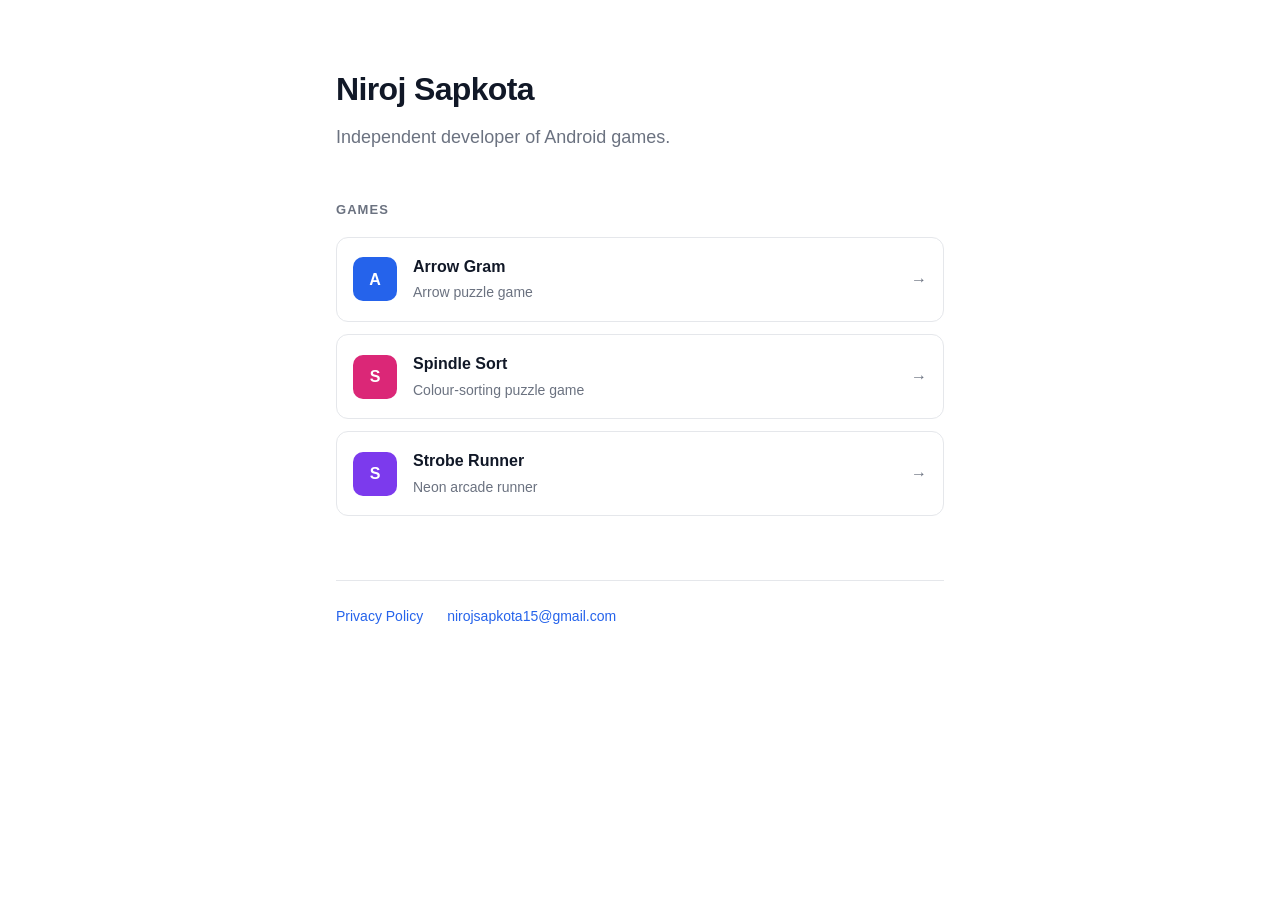
<file: index.html>
<!doctype html>
<html lang="en">
<head>
  <meta charset="utf-8">
  <meta name="viewport" content="width=device-width, initial-scale=1">
  <title>Niroj Sapkota – Android Games</title>
  <meta name="description" content="Android games by Niroj Sapkota.">
  <link rel="stylesheet" href="style.css?v=2">
</head>
<body>
  <main>
    <h1>Niroj Sapkota</h1>
    <p class="lead">Independent developer of Android games.</p>

    <h2 class="label">Games</h2>
    <ul class="apps">
      <li>
        <a href="https://play.google.com/store/apps/details?id=com.arrowgram.game">
          <span class="badge" style="background:#2563eb">A</span>
          <span><strong>Arrow Gram</strong><small>Arrow puzzle game</small></span>
          <span class="arrow">→</span>
        </a>
      </li>
      <li>
        <a href="https://play.google.com/store/apps/details?id=com.spindlesort.game">
          <span class="badge" style="background:#db2777">S</span>
          <span><strong>Spindle Sort</strong><small>Colour-sorting puzzle game</small></span>
          <span class="arrow">→</span>
        </a>
      </li>
      <li>
        <a href="https://play.google.com/store/apps/details?id=com.stroberunner.game">
          <span class="badge" style="background:#7c3aed">S</span>
          <span><strong>Strobe Runner</strong><small>Neon arcade runner</small></span>
          <span class="arrow">→</span>
        </a>
      </li>
    </ul>

    <footer>
      <a href="privacy.html">Privacy Policy</a>
      <a href="mailto:nirojsapkota15@gmail.com">nirojsapkota15@gmail.com</a>
    </footer>
  </main>
</body>
</html>
</file>
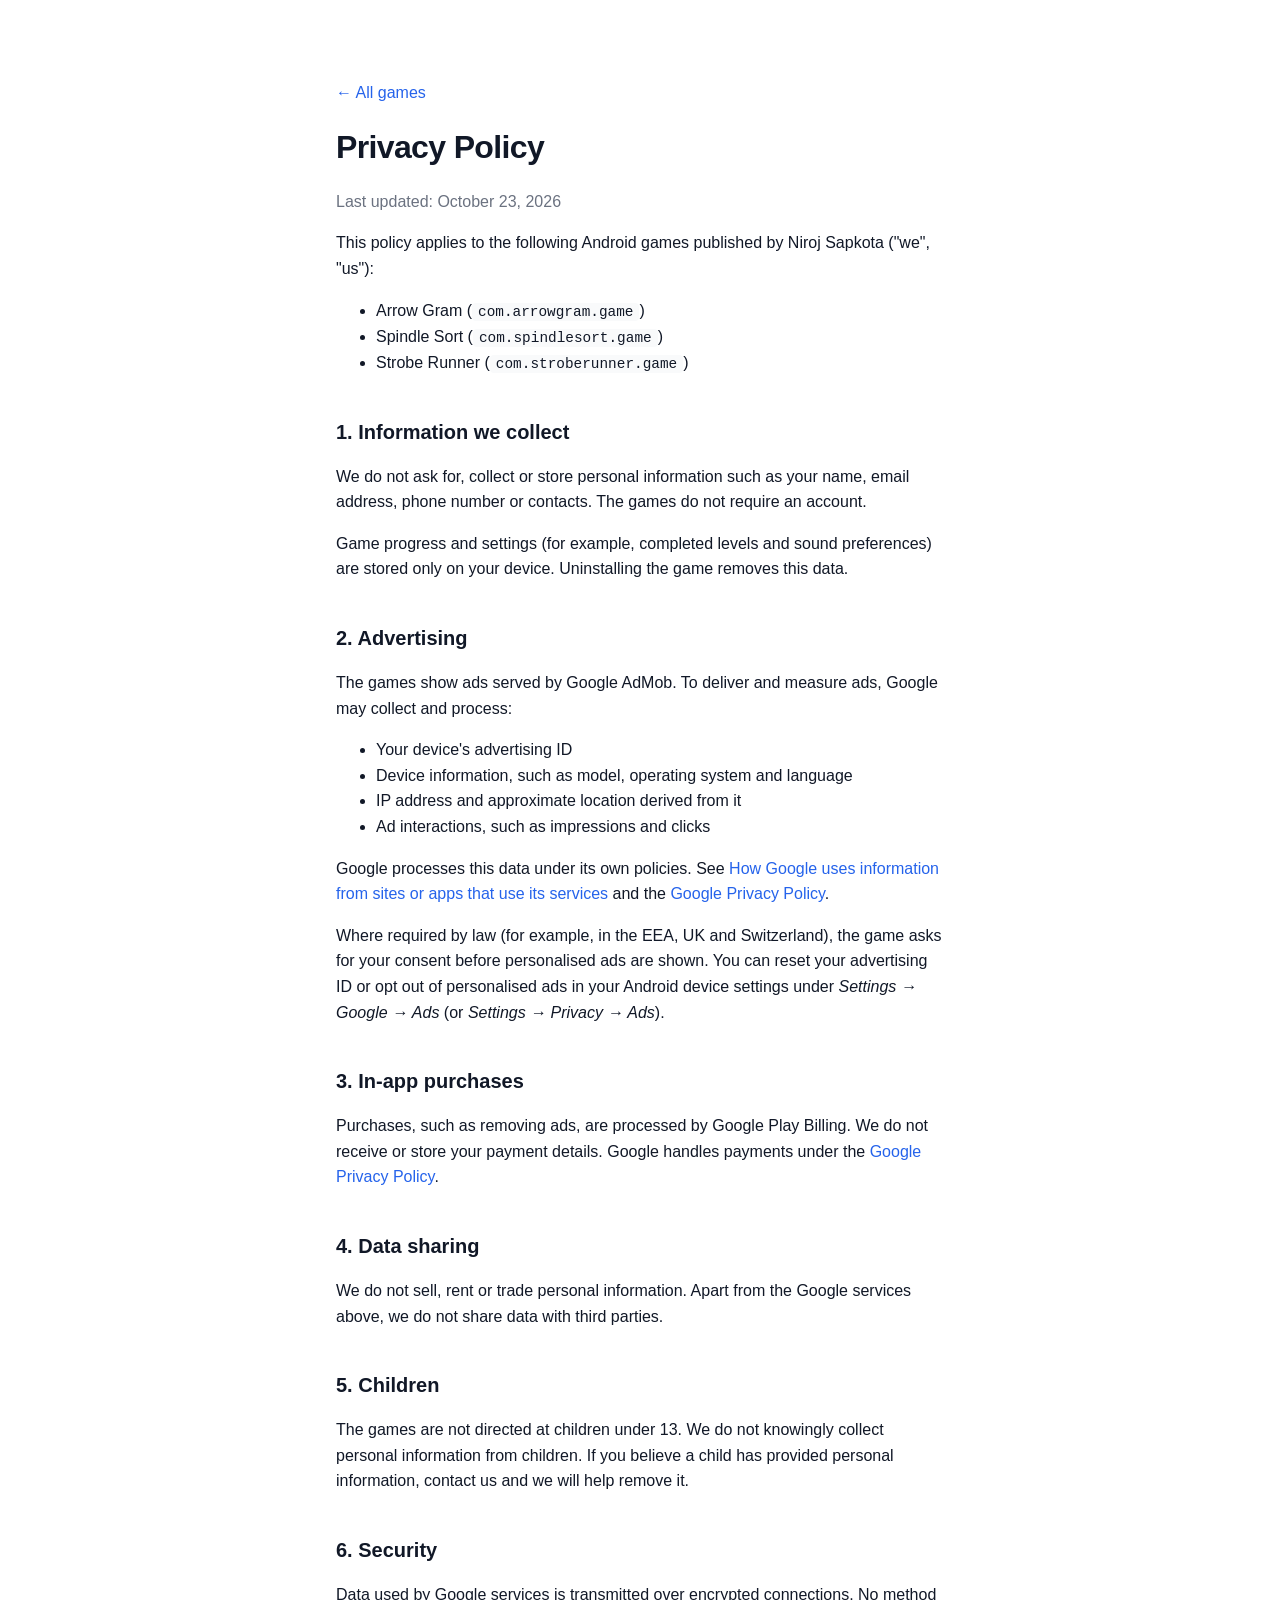
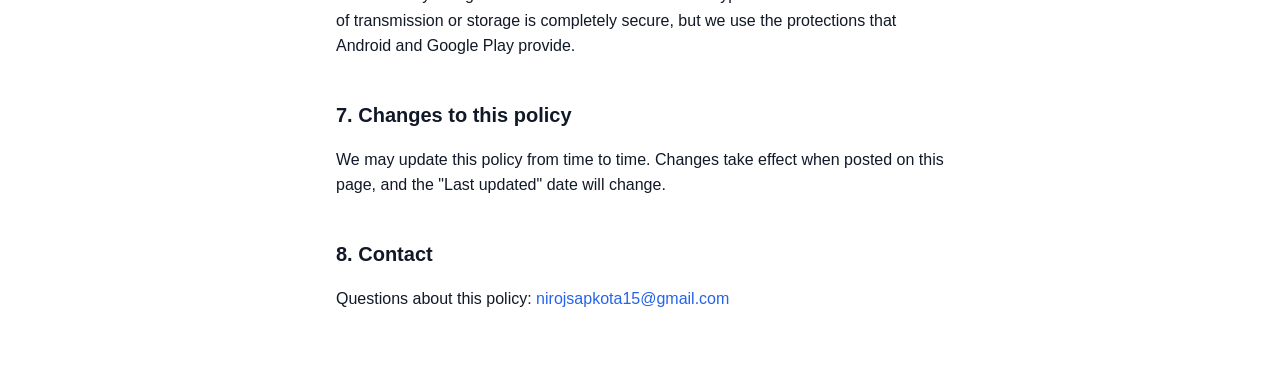
<file: privacy.html>
<!doctype html>
<html lang="en">
<head>
  <meta charset="utf-8">
  <meta name="viewport" content="width=device-width, initial-scale=1">
  <title>Privacy Policy – Niroj Sapkota</title>
  <link rel="stylesheet" href="style.css?v=2">
</head>
<body>
  <main>
    <p><a href="./">← All games</a></p>
    <h1>Privacy Policy</h1>
    <p class="muted">Last updated: October 23, 2026</p>

    <p>This policy applies to the following Android games published by Niroj Sapkota ("we", "us"):</p>
    <ul>
      <li>Arrow Gram (<code>com.arrowgram.game</code>)</li>
      <li>Spindle Sort (<code>com.spindlesort.game</code>)</li>
      <li>Strobe Runner (<code>com.stroberunner.game</code>)</li>
    </ul>

    <h2>1. Information we collect</h2>
    <p>We do not ask for, collect or store personal information such as your name, email address, phone number or contacts. The games do not require an account.</p>
    <p>Game progress and settings (for example, completed levels and sound preferences) are stored only on your device. Uninstalling the game removes this data.</p>

    <h2>2. Advertising</h2>
    <p>The games show ads served by Google AdMob. To deliver and measure ads, Google may collect and process:</p>
    <ul>
      <li>Your device's advertising ID</li>
      <li>Device information, such as model, operating system and language</li>
      <li>IP address and approximate location derived from it</li>
      <li>Ad interactions, such as impressions and clicks</li>
    </ul>
    <p>Google processes this data under its own policies. See
      <a href="https://policies.google.com/technologies/partner-sites">How Google uses information from sites or apps that use its services</a>
      and the <a href="https://policies.google.com/privacy">Google Privacy Policy</a>.</p>
    <p>Where required by law (for example, in the EEA, UK and Switzerland), the game asks for your consent before personalised ads are shown. You can reset your advertising ID or opt out of personalised ads in your Android device settings under <em>Settings → Google → Ads</em> (or <em>Settings → Privacy → Ads</em>).</p>

    <h2>3. In-app purchases</h2>
    <p>Purchases, such as removing ads, are processed by Google Play Billing. We do not receive or store your payment details. Google handles payments under the <a href="https://policies.google.com/privacy">Google Privacy Policy</a>.</p>

    <h2>4. Data sharing</h2>
    <p>We do not sell, rent or trade personal information. Apart from the Google services above, we do not share data with third parties.</p>

    <h2>5. Children</h2>
    <p>The games are not directed at children under 13. We do not knowingly collect personal information from children. If you believe a child has provided personal information, contact us and we will help remove it.</p>

    <h2>6. Security</h2>
    <p>Data used by Google services is transmitted over encrypted connections. No method of transmission or storage is completely secure, but we use the protections that Android and Google Play provide.</p>

    <h2>7. Changes to this policy</h2>
    <p>We may update this policy from time to time. Changes take effect when posted on this page, and the "Last updated" date will change.</p>

    <h2>8. Contact</h2>
    <p>Questions about this policy: <a href="mailto:nirojsapkota15@gmail.com">nirojsapkota15@gmail.com</a></p>
  </main>
</body>
</html>
</file>
<file: style.css>
:root {
  color-scheme: light;
  --bg: #ffffff;
  --fg: #111827;
  --muted: #6b7280;
  --line: #e5e7eb;
  --card: #f9fafb;
  --link: #2563eb;
}
* { box-sizing: border-box; }
body {
  margin: 0;
  background: var(--bg);
  color: var(--fg);
  font: 16px/1.6 -apple-system, BlinkMacSystemFont, "Segoe UI", Roboto, "Helvetica Neue", Arial, sans-serif;
  -webkit-font-smoothing: antialiased;
}
main {
  max-width: 640px;
  margin: 0 auto;
  padding: 64px 16px 48px;
}
a { color: var(--link); text-decoration: none; }
a:hover { text-decoration: underline; }
h1 {
  margin: 0;
  font-size: 32px;
  font-weight: 700;
  letter-spacing: -0.02em;
}
h2 { margin: 40px 0 8px; font-size: 20px; }
h2.label {
  margin: 48px 0 16px;
  font-size: 13px;
  font-weight: 600;
  letter-spacing: 0.08em;
  text-transform: uppercase;
  color: var(--muted);
}
.muted, .lead { color: var(--muted); }
.lead { margin: 8px 0 0; font-size: 18px; }
code {
  font-size: 0.9em;
  padding: 1px 6px;
  border-radius: 4px;
  background: var(--card);
}

/* Game list */
.apps {
  list-style: none;
  margin: 0;
  padding: 0;
  display: grid;
  gap: 12px;
}
.apps a {
  display: flex;
  align-items: center;
  gap: 16px;
  padding: 16px;
  border: 1px solid var(--line);
  border-radius: 12px;
  color: var(--fg);
  transition: border-color 0.15s, box-shadow 0.15s;
}
.apps a:hover {
  text-decoration: none;
  border-color: #d1d5db;
  box-shadow: 0 2px 8px rgba(17, 24, 39, 0.06);
}
.badge {
  flex: none;
  width: 44px;
  height: 44px;
  border-radius: 10px;
  display: grid;
  place-items: center;
  font-weight: 700;
  color: #fff;
}
.apps strong { display: block; font-weight: 600; }
.apps small { color: var(--muted); font-size: 14px; }
.apps .arrow { margin-left: auto; color: var(--muted); }

footer {
  margin-top: 64px;
  padding-top: 24px;
  border-top: 1px solid var(--line);
  display: flex;
  flex-wrap: wrap;
  gap: 8px 24px;
  font-size: 14px;
  color: var(--muted);
}
</file>
